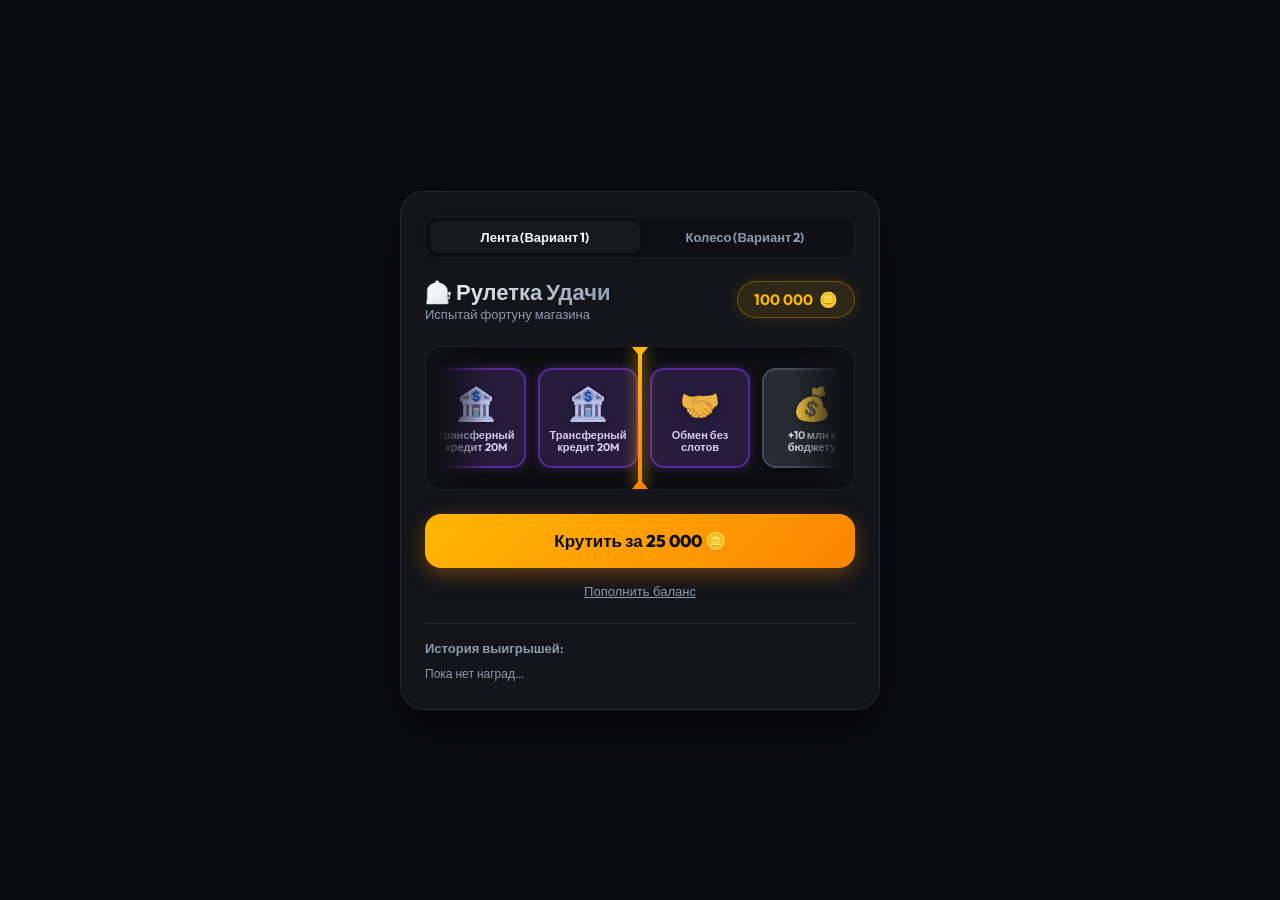
<file: web/roulette_preview.html>
<!DOCTYPE html>
<html lang="ru">
<head>
  <meta charset="UTF-8" />
  <meta name="viewport" content="width=device-width, initial-scale=1.0" />
  <title>Рулетка Магазина — Preview</title>
  <link rel="preconnect" href="https://fonts.googleapis.com">
  <link rel="preconnect" href="https://fonts.gstatic.com" crossorigin>
  <link href="https://fonts.googleapis.com/css2?family=Outfit:wght@400;600;700;800&display=swap" rel="stylesheet">
  <style>
    :root {
      --bg-main: #0c0d10;
      --bg-card: #16181d;
      --bg-card-hover: #1e2128;
      --accent-gold: #ffb703;
      --accent-orange: #fb8500;
      --text-main: #f8f9fa;
      --text-muted: #8d99ae;
      
      --common-color: #8d99ae;
      --rare-color: #3a86ff;
      --epic-color: #8338ec;
      --legendary-color: #ffb703;
    }

    * {
      box-sizing: border-box;
      margin: 0;
      padding: 0;
      user-select: none;
    }

    body {
      font-family: 'Outfit', -apple-system, BlinkMacSystemFont, sans-serif;
      background: var(--bg-main);
      color: var(--text-main);
      min-height: 100vh;
      display: flex;
      flex-direction: column;
      align-items: center;
      justify-content: center;
      padding: 20px;
      overflow-x: hidden;
    }

    /* Container */
    .app-container {
      width: 100%;
      max-width: 480px;
      background: rgba(22, 24, 29, 0.8);
      backdrop-filter: blur(16px);
      border: 1px solid rgba(255, 255, 255, 0.08);
      border-radius: 24px;
      padding: 24px;
      box-shadow: 0 20px 50px rgba(0, 0, 0, 0.6);
    }

    /* Header */
    .header {
      display: flex;
      justify-content: space-between;
      align-items: center;
      margin-bottom: 24px;
    }

    .title-group h1 {
      font-size: 22px;
      font-weight: 800;
      background: linear-gradient(135deg, #fff, var(--text-muted));
      -webkit-background-clip: text;
      -webkit-text-fill-color: transparent;
    }

    .title-group p {
      font-size: 13px;
      color: var(--text-muted);
    }

    .balance-badge {
      background: rgba(255, 183, 3, 0.12);
      border: 1px solid rgba(255, 183, 3, 0.3);
      border-radius: 20px;
      padding: 8px 16px;
      font-weight: 700;
      font-size: 15px;
      color: var(--accent-gold);
      display: flex;
      align-items: center;
      gap: 6px;
      box-shadow: 0 0 15px rgba(255, 183, 3, 0.15);
    }

    /* Roulette Stage */
    .roulette-box {
      position: relative;
      background: #0f1013;
      border-radius: 18px;
      border: 1px solid rgba(255, 255, 255, 0.06);
      padding: 16px 0;
      overflow: hidden;
      box-shadow: inset 0 0 20px rgba(0, 0, 0, 0.8);
    }

    /* Target Pointer */
    .pointer {
      position: absolute;
      top: 0;
      left: 50%;
      transform: translateX(-50%);
      width: 4px;
      height: 100%;
      background: linear-gradient(180deg, var(--accent-gold), var(--accent-orange));
      z-index: 10;
      box-shadow: 0 0 15px var(--accent-gold);
    }

    .pointer::before, .pointer::after {
      content: '';
      position: absolute;
      left: 50%;
      transform: translateX(-50%);
      width: 0;
      height: 0;
      border-left: 8px solid transparent;
      border-right: 8px solid transparent;
    }

    .pointer::before {
      top: 0;
      border-top: 10px solid var(--accent-gold);
    }

    .pointer::after {
      bottom: 0;
      border-bottom: 10px solid var(--accent-orange);
    }

    /* Side Vignettes for Depth */
    .vignette-left, .vignette-right {
      position: absolute;
      top: 0;
      width: 60px;
      height: 100%;
      z-index: 5;
      pointer-events: none;
    }
    .vignette-left { left: 0; background: linear-gradient(90deg, #0f1013 20%, transparent); }
    .vignette-right { right: 0; background: linear-gradient(-90deg, #0f1013 20%, transparent); }

    /* Track & Tape */
    .roulette-viewport {
      width: 100%;
      height: 110px;
      position: relative;
      overflow: hidden;
    }

    .roulette-tape {
      display: flex;
      gap: 12px;
      position: absolute;
      left: 0;
      top: 5px;
      will-change: transform;
    }

    /* Cards */
    .item-card {
      width: 100px;
      height: 100px;
      flex-shrink: 0;
      background: var(--bg-card);
      border-radius: 14px;
      display: flex;
      flex-direction: column;
      align-items: center;
      justify-content: center;
      padding: 8px;
      border: 2px solid transparent;
      box-shadow: 0 4px 12px rgba(0, 0, 0, 0.3);
      position: relative;
      overflow: hidden;
    }

    .item-card::after {
      content: '';
      position: absolute;
      inset: 0;
      border-radius: 12px;
      opacity: 0.15;
      pointer-events: none;
    }

    .item-card.common { border-color: rgba(141, 153, 174, 0.4); }
    .item-card.common::after { background: var(--common-color); }

    .item-card.rare { border-color: rgba(58, 134, 255, 0.5); box-shadow: 0 0 10px rgba(58, 134, 255, 0.2); }
    .item-card.rare::after { background: var(--rare-color); }

    .item-card.epic { border-color: rgba(131, 56, 236, 0.6); box-shadow: 0 0 12px rgba(131, 56, 236, 0.3); }
    .item-card.epic::after { background: var(--epic-color); }

    .item-card.legendary { 
      border-color: var(--legendary-color); 
      box-shadow: 0 0 20px rgba(255, 183, 3, 0.5);
      animation: pulse-gold 2s infinite alternate;
    }
    .item-card.legendary::after { background: var(--legendary-color); }

    @keyframes pulse-gold {
      from { box-shadow: 0 0 10px rgba(255, 183, 3, 0.4); }
      to { box-shadow: 0 0 22px rgba(255, 183, 3, 0.8); }
    }

    .item-icon {
      font-size: 32px;
      margin-bottom: 6px;
      filter: drop-shadow(0 2px 4px rgba(0,0,0,0.5));
    }

    .item-name {
      font-size: 11px;
      font-weight: 700;
      text-align: center;
      line-height: 1.1;
      color: #e2e8f0;
    }

    /* Nav toggle between styles */
    .nav-tabs {
      display: flex;
      background: #0f1013;
      border-radius: 12px;
      padding: 4px;
      margin-bottom: 20px;
      width: 100%;
      border: 1px solid rgba(255, 255, 255, 0.05);
    }

    .nav-tab {
      flex: 1;
      text-align: center;
      padding: 8px 12px;
      font-size: 13px;
      font-weight: 700;
      color: var(--text-muted);
      text-decoration: none;
      border-radius: 8px;
      transition: all 0.2s;
    }

    .nav-tab.active {
      background: var(--bg-card);
      color: var(--text-main);
      box-shadow: 0 2px 8px rgba(0,0,0,0.4);
    }

    /* Actions */
    .controls {
      margin-top: 24px;
      display: flex;
      flex-direction: column;
      gap: 12px;
    }

    .btn-spin {
      width: 100%;
      height: 54px;
      border: none;
      border-radius: 16px;
      background: linear-gradient(135deg, var(--accent-gold), var(--accent-orange));
      color: #0c0d10;
      font-family: inherit;
      font-size: 17px;
      font-weight: 800;
      cursor: pointer;
      box-shadow: 0 6px 20px rgba(251, 133, 0, 0.35);
      transition: transform 0.15s, box-shadow 0.15s, opacity 0.2s;
      display: flex;
      align-items: center;
      justify-content: center;
      gap: 8px;
    }

    .btn-spin:hover:not(:disabled) {
      transform: translateY(-2px);
      box-shadow: 0 8px 25px rgba(251, 133, 0, 0.5);
    }

    .btn-spin:active:not(:disabled) {
      transform: translateY(1px);
    }

    .btn-spin:disabled {
      opacity: 0.5;
      cursor: not-allowed;
      box-shadow: none;
    }

    .reset-btn {
      background: transparent;
      border: none;
      color: var(--text-muted);
      font-size: 13px;
      cursor: pointer;
      text-decoration: underline;
      align-self: center;
      margin-top: 4px;
    }

    /* History Log */
    .history-section {
      margin-top: 24px;
      border-top: 1px solid rgba(255, 255, 255, 0.08);
      padding-top: 16px;
    }

    .history-title {
      font-size: 13px;
      color: var(--text-muted);
      margin-bottom: 10px;
      font-weight: 600;
    }

    .history-list {
      display: flex;
      gap: 8px;
      overflow-x: auto;
      padding-bottom: 4px;
    }

    .history-item {
      padding: 6px 12px;
      background: rgba(255, 255, 255, 0.04);
      border-radius: 10px;
      font-size: 12px;
      white-space: nowrap;
      display: flex;
      align-items: center;
      gap: 6px;
      border: 1px solid rgba(255, 255, 255, 0.05);
    }

    /* Winner Overlay / Modal */
    .modal-overlay {
      position: fixed;
      inset: 0;
      background: rgba(0, 0, 0, 0.85);
      backdrop-filter: blur(8px);
      display: flex;
      align-items: center;
      justify-content: center;
      z-index: 100;
      opacity: 0;
      pointer-events: none;
      transition: opacity 0.3s ease;
    }

    .modal-overlay.active {
      opacity: 1;
      pointer-events: auto;
    }

    .winner-card {
      background: var(--bg-card);
      border: 2px solid var(--accent-gold);
      border-radius: 24px;
      padding: 32px 24px;
      width: 90%;
      max-width: 340px;
      text-align: center;
      box-shadow: 0 0 50px rgba(255, 183, 3, 0.4);
      transform: scale(0.8);
      transition: transform 0.3s cubic-bezier(0.175, 0.885, 0.32, 1.275);
    }

    .modal-overlay.active .winner-card {
      transform: scale(1);
    }

    .winner-subtitle {
      color: var(--accent-gold);
      font-size: 14px;
      font-weight: 700;
      text-transform: uppercase;
      letter-spacing: 1px;
      margin-bottom: 12px;
    }

    .winner-icon {
      font-size: 64px;
      margin: 12px 0;
      animation: bounce 1s ease infinite alternate;
    }

    @keyframes bounce {
      from { transform: translateY(0); }
      to { transform: translateY(-10px); }
    }

    .winner-title {
      font-size: 22px;
      font-weight: 800;
      margin-bottom: 20px;
    }

    .btn-claim {
      width: 100%;
      padding: 14px;
      background: var(--accent-gold);
      color: #0c0d10;
      border: none;
      border-radius: 14px;
      font-weight: 800;
      font-size: 16px;
      cursor: pointer;
    }
  </style>
</head>
<body>

  <div class="app-container">
    <!-- Style Switcher -->
    <div class="nav-tabs">
      <a href="roulette_preview.html" class="nav-tab active">Лента (Вариант 1)</a>
      <a href="wheel_preview.html" class="nav-tab">Колесо (Вариант 2)</a>
    </div>

    <div class="header">
      <div class="title-group">
        <h1>🎰 Рулетка Удачи</h1>
        <p>Испытай фортуну магазина</p>
      </div>
      <div class="balance-badge" id="balance-badge">
        <span>100 000</span> 🪙
      </div>
    </div>

    <div class="roulette-box">
      <div class="pointer"></div>
      <div class="vignette-left"></div>
      <div class="vignette-right"></div>
      
      <div class="roulette-viewport" id="viewport">
        <div class="roulette-tape" id="tape">
          <!-- Cards injected via JS -->
        </div>
      </div>
    </div>

    <div class="controls">
      <button class="btn-spin" id="spin-btn">
        Крутить за 25 000 🪙
      </button>
      <button class="reset-btn" id="reset-balance-btn">Пополнить баланс</button>
    </div>

    <div class="history-section">
      <div class="history-title">История выигрышей:</div>
      <div class="history-list" id="history-list">
        <span style="color: var(--text-muted); font-size: 12px;">Пока нет наград...</span>
      </div>
    </div>
  </div>

  <!-- Winner Modal -->
  <div class="modal-overlay" id="modal">
    <div class="winner-card">
      <div class="winner-subtitle">🎉 Поздравляем!</div>
      <div class="winner-icon" id="modal-icon">🎁</div>
      <div class="winner-title" id="modal-title">Приз</div>
      <button class="btn-claim" id="modal-claim-btn">Забрать награду</button>
    </div>
  </div>

  <!-- Canvas for Confetti -->
  <canvas id="confetti-canvas" style="position:fixed; inset:0; pointer-events:none; z-index:99;"></canvas>

  <script>
    // --- ПООБЕКТНЫЙ СПИСОК НАГРАД (С ШАНСАМИ) ---
    const ITEMS = [
      { id: 'money', name: '+10 млн к бюджету', icon: '💰', rarity: 'common', weight: 35 },
      { id: 'urna', name: 'Выгодная урна', icon: '🗑', rarity: 'common', weight: 25 },
      { id: 'train', name: '+5 тренировок', icon: '🏋️', rarity: 'rare', weight: 18 },
      { id: 'coupon', name: 'Купон на доплату -50%', icon: '📄', rarity: 'rare', weight: 12 },
      { id: 'exchange', name: 'Обмен без слотов', icon: '🤝', rarity: 'epic', weight: 6 },
      { id: 'credit', name: 'Трансферный кредит 20M', icon: '🏦', rarity: 'epic', weight: 3.5 },
      { id: 'secret', name: 'Секретный игрок', icon: '🕵️', rarity: 'legendary', weight: 0.5 }
    ];

    const SPIN_PRICE = 25000;
    let balance = 100000;
    let isSpinning = false;
    const CARD_WIDTH = 100 + 12; // 100px width + 12px gap

    // DOM Elements
    const tapeEl = document.getElementById('tape');
    const viewportEl = document.getElementById('viewport');
    const spinBtn = document.getElementById('spin-btn');
    const balanceBadge = document.getElementById('balance-badge');
    const modalEl = document.getElementById('modal');
    const modalIcon = document.getElementById('modal-icon');
    const modalTitle = document.getElementById('modal-title');
    const modalClaimBtn = document.getElementById('modal-claim-btn');
    const historyList = document.getElementById('history-list');
    const resetBalanceBtn = document.getElementById('reset-balance-btn');

    // Web Audio API Sound Synthesizer (Звук щелчка рулетки)
    const audioCtx = new (window.AudioContext || window.webkitAudioContext)();
    function playTickSound() {
      try {
        if (audioCtx.state === 'suspended') audioCtx.resume();
        const osc = audioCtx.createOscillator();
        const gain = audioCtx.createGain();
        osc.type = 'triangle';
        osc.frequency.setValueAtTime(1200, audioCtx.currentTime);
        osc.frequency.exponentialRampToValueAtTime(200, audioCtx.currentTime + 0.03);
        gain.gain.setValueAtTime(0.08, audioCtx.currentTime);
        gain.gain.exponentialRampToValueAtTime(0.001, audioCtx.currentTime + 0.03);
        osc.connect(gain);
        gain.connect(audioCtx.destination);
        osc.start();
        osc.stop(audioCtx.currentTime + 0.03);
      } catch (e) {}
    }

    // Выбор случайного приза на основе весов (Drop-rate simulation)
    function getRandomWinner() {
      const totalWeight = ITEMS.reduce((acc, item) => acc + item.weight, 0);
      let rand = Math.random() * totalWeight;
      for (const item of ITEMS) {
        if (rand < item.weight) return item;
        rand -= item.weight;
      }
      return ITEMS[0];
    }

    // Отрисовка базовой ленты при старте
    function initTape() {
      let html = '';
      for (let i = 0; i < 50; i++) {
        const item = ITEMS[Math.floor(Math.random() * ITEMS.length)];
        html += renderCard(item);
      }
      tapeEl.innerHTML = html;
      tapeEl.style.transform = 'translateX(0px)';
    }

    function renderCard(item) {
      return `
        <div class="item-card ${item.rarity}">
          <div class="item-icon">${item.icon}</div>
          <div class="item-name">${item.name}</div>
        </div>
      `;
    }

    function updateBalanceUI() {
      balanceBadge.innerHTML = `<span>${balance.toLocaleString('ru-RU')}</span> 🪙`;
      spinBtn.disabled = isSpinning || balance < SPIN_PRICE;
    }

    // Запуск спина
    async function startSpin() {
      if (isSpinning || balance < SPIN_PRICE) return;
      
      // Списание средств
      balance -= SPIN_PRICE;
      isSpinning = true;
      updateBalanceUI();

      // Определяем победителя (эмулируем сервер)
      const winner = getRandomWinner();

      // Генерируем новый массив карт (45 штук, победитель на 36-м месте)
      const WIN_INDEX = 36;
      const tapeItems = [];
      for (let i = 0; i < 45; i++) {
        if (i === WIN_INDEX) {
          tapeItems.push(winner);
        } else {
          tapeItems.push(ITEMS[Math.floor(Math.random() * ITEMS.length)]);
        }
      }

      tapeEl.innerHTML = tapeItems.map(renderCard).join('');

      // Вычисляем точную позицию останова
      const viewportWidth = viewportEl.offsetWidth;
      const targetOffset = (WIN_INDEX * CARD_WIDTH) - (viewportWidth / 2) + (CARD_WIDTH / 2);
      const randomJitter = (Math.random() * 40) - 20; // случайный сдвиг +-20px внутри карточки
      const finalPosition = targetOffset + randomJitter;

      // Сброс трансформы
      tapeEl.style.transition = 'none';
      tapeEl.style.transform = 'translateX(0px)';
      tapeEl.offsetHeight; // reflow

      // Звуковой таймер прокрутки
      let tickCount = 0;
      const totalDuration = 4500;
      const startTime = performance.now();

      function playTicks(now) {
        const elapsed = now - startTime;
        if (elapsed < totalDuration) {
          const progress = elapsed / totalDuration;
          // Скорость щелчков снижается по кубической кривой
          const currentDelay = 50 + Math.pow(progress, 3) * 400;
          playTickSound();
          setTimeout(() => requestAnimationFrame(playTicks), currentDelay);
        }
      }
      requestAnimationFrame(playTicks);

      // Плавная анимация остановки через CSS transition cubic-bezier
      tapeEl.style.transition = 'transform 4.5s cubic-bezier(0.12, 0.8, 0.15, 1)';
      tapeEl.style.transform = `translateX(-${finalPosition}px)`;

      // Завершение спина
      setTimeout(() => {
        isSpinning = false;
        showWinModal(winner);
        addHistory(winner);
        updateBalanceUI();
      }, 4700);
    }

    function showWinModal(winner) {
      modalIcon.textContent = winner.icon;
      modalTitle.textContent = winner.name;
      modalEl.classList.add('active');
      triggerConfetti();
    }

    function addHistory(winner) {
      if (historyList.querySelector('span')) {
        historyList.innerHTML = '';
      }
      const itemEl = document.createElement('div');
      itemEl.className = 'history-item';
      itemEl.innerHTML = `<span>${winner.icon}</span> <b>${winner.name}</b>`;
      historyList.prepend(itemEl);
    }

    // Простой конфетти салют
    function triggerConfetti() {
      const canvas = document.getElementById('confetti-canvas');
      const ctx = canvas.getContext('2d');
      canvas.width = window.innerWidth;
      canvas.height = window.innerHeight;

      const particles = [];
      const colors = ['#ffb703', '#fb8500', '#3a86ff', '#8338ec', '#ffffff'];

      for (let i = 0; i < 80; i++) {
        particles.push({
          x: canvas.width / 2,
          y: canvas.height / 2,
          vx: (Math.random() - 0.5) * 14,
          vy: (Math.random() - 0.8) * 14,
          size: Math.random() * 8 + 4,
          color: colors[Math.floor(Math.random() * colors.length)],
          alpha: 1,
          decay: Math.random() * 0.02 + 0.015
        });
      }

      function animate() {
        ctx.clearRect(0, 0, canvas.width, canvas.height);
        let alive = false;
        particles.forEach(p => {
          if (p.alpha > 0) {
            alive = true;
            p.x += p.vx;
            p.y += p.vy;
            p.vy += 0.25; // gravity
            p.alpha -= p.decay;
            ctx.fillStyle = p.color;
            ctx.globalAlpha = Math.max(0, p.alpha);
            ctx.beginPath();
            ctx.arc(p.x, p.y, p.size, 0, Math.PI * 2);
            ctx.fill();
          }
        });
        if (alive) requestAnimationFrame(animate);
      }
      animate();
    }

    // Listeners
    spinBtn.addEventListener('click', startSpin);
    modalClaimBtn.addEventListener('click', () => modalEl.classList.remove('active'));
    resetBalanceBtn.addEventListener('click', () => {
      balance = 100000;
      updateBalanceUI();
    });

    // Start
    initTape();
    updateBalanceUI();
  </script>
</body>
</html>
</file>
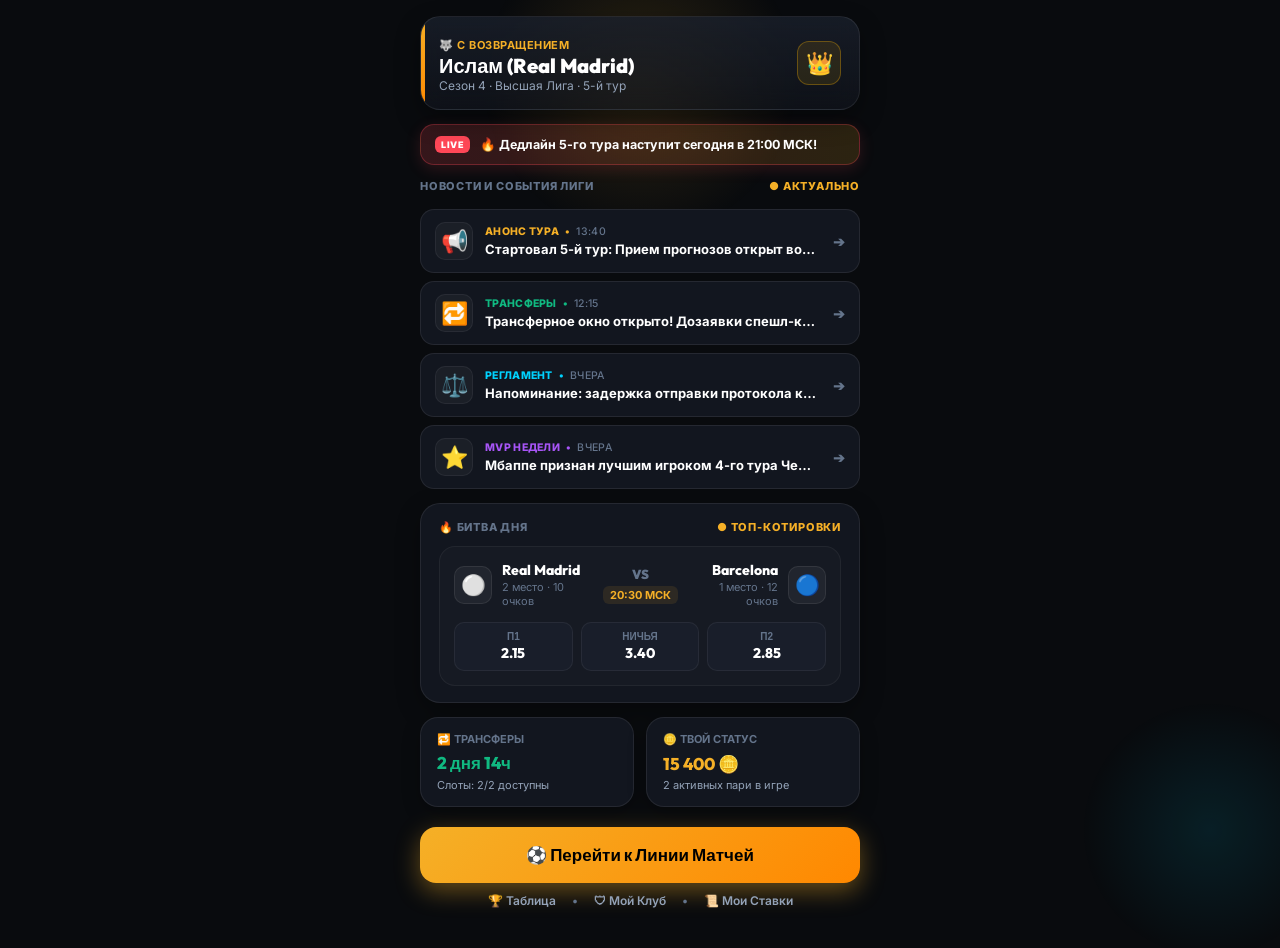
<file: web/welcome_preview.html>
<!DOCTYPE html>
<html lang="ru">
<head>
  <meta charset="UTF-8">
  <meta name="viewport" content="width=device-width, initial-scale=1.0, maximum-scale=1.0, user-scalable=no, viewport-fit=cover">
  <title>Welcome Digest — Приветственное Меню Лиги</title>
  <link rel="preconnect" href="https://fonts.googleapis.com">
  <link rel="preconnect" href="https://fonts.gstatic.com" crossorigin>
  <link href="https://fonts.googleapis.com/css2?family=Inter:wght@400;500;600;700;800&family=Outfit:wght@600;700;800;900&display=swap" rel="stylesheet">
  <style>
    /* ==========================================================================
       1. ДИЗАЙН-СИСТЕМА И ПЕРЕМЕННЫЕ
       ========================================================================== */
    :root {
      --bg-base: #090b0e;
      --bg-surface: #12161f;
      --bg-surface-elevated: #1a202c;
      --border-subtle: rgba(255, 255, 255, 0.08);
      --border-glow: rgba(255, 183, 3, 0.3);
      
      /* Фирменные акцентные цвета */
      --accent-gold: #f5b027;
      --accent-gold-gradient: linear-gradient(135deg, #f5b027 0%, #ff8800 100%);
      --accent-cyan: #00d2ff;
      --accent-red: #ff4757;
      --accent-green: #10b981;
      --accent-purple: #a855f7;
      --accent-blue: #3b82f6;
      
      /* Текстовые цвета */
      --text-primary: #ffffff;
      --text-secondary: #94a3b8;
      --text-muted: #64748b;
    }

    * {
      box-sizing: border-box;
      margin: 0;
      padding: 0;
      user-select: none;
      -webkit-tap-highlight-color: transparent;
    }

    body {
      font-family: 'Inter', -apple-system, BlinkMacSystemFont, sans-serif;
      background: var(--bg-base);
      color: var(--text-primary);
      min-height: 100vh;
      display: flex;
      flex-direction: column;
      align-items: center;
      justify-content: flex-start;
      padding: 16px;
      position: relative;
      overflow-x: hidden;
    }

    /* Фоновые градиенты для глубины интерфейса */
    .ambient-glow-1 {
      position: fixed;
      top: -80px;
      left: 50%;
      transform: translateX(-50%);
      width: 320px;
      height: 320px;
      background: radial-gradient(circle, rgba(245, 176, 39, 0.15) 0%, transparent 70%);
      border-radius: 50%;
      pointer-events: none;
      z-index: 0;
    }

    .ambient-glow-2 {
      position: fixed;
      bottom: -60px;
      right: -60px;
      width: 260px;
      height: 260px;
      background: radial-gradient(circle, rgba(0, 210, 255, 0.1) 0%, transparent 70%);
      border-radius: 50%;
      pointer-events: none;
      z-index: 0;
    }

    /* Мобильный контейнер экрана */
    .app-screen {
      width: 100%;
      max-width: 440px;
      position: relative;
      z-index: 1;
      display: flex;
      flex-direction: column;
      gap: 14px;
      padding-bottom: 24px;
      transition: opacity 0.3s, transform 0.3s;
    }

    /* ==========================================================================
       2. ХЕДЕР УЧАСТНИКА
       ========================================================================== */
    .welcome-header {
      background: linear-gradient(180deg, rgba(26, 32, 44, 0.8) 0%, rgba(18, 22, 31, 0.6) 100%);
      border: 1px solid var(--border-subtle);
      border-radius: 20px;
      padding: 16px 18px;
      backdrop-filter: blur(12px);
      display: flex;
      justify-content: space-between;
      align-items: center;
      box-shadow: 0 10px 25px rgba(0, 0, 0, 0.35);
      position: relative;
      overflow: hidden;
    }

    .welcome-header::before {
      content: '';
      position: absolute;
      top: 0;
      left: 0;
      width: 4px;
      height: 100%;
      background: var(--accent-gold-gradient);
    }

    .greeting-badge {
      font-size: 11px;
      font-weight: 700;
      color: var(--accent-gold);
      text-transform: uppercase;
      letter-spacing: 0.5px;
    }

    .user-title {
      font-family: 'Outfit', sans-serif;
      font-size: 20px;
      font-weight: 900;
      color: #fff;
    }

    .user-subtitle {
      font-size: 12px;
      color: var(--text-secondary);
    }

    .user-avatar-badge {
      width: 44px;
      height: 44px;
      background: rgba(255, 183, 3, 0.1);
      border: 1.5px solid var(--border-glow);
      border-radius: 12px;
      display: flex;
      align-items: center;
      justify-content: center;
      font-size: 22px;
    }

    /* ==========================================================================
       3. СРОЧНАЯ ПЛАШКА (BREAKING TICKER)
       ========================================================================== */
    .ticker-bar {
      background: linear-gradient(90deg, rgba(255, 71, 87, 0.18) 0%, rgba(245, 176, 39, 0.15) 100%);
      border: 1px solid rgba(255, 71, 87, 0.3);
      border-radius: 14px;
      padding: 11px 14px;
      display: flex;
      align-items: center;
      gap: 10px;
      box-shadow: 0 4px 15px rgba(255, 71, 87, 0.15);
    }

    .ticker-pulse {
      background: var(--accent-red);
      color: #fff;
      font-size: 9px;
      font-weight: 900;
      text-transform: uppercase;
      padding: 3px 6px;
      border-radius: 6px;
      letter-spacing: 0.5px;
      animation: pulse-red 1.5s infinite;
      flex-shrink: 0;
    }

    @keyframes pulse-red {
      0% { opacity: 0.7; }
      50% { opacity: 1; }
      100% { opacity: 0.7; }
    }

    .ticker-text {
      font-size: 12.5px;
      font-weight: 700;
      color: #fff;
      white-space: nowrap;
      overflow: hidden;
      text-overflow: ellipsis;
    }

    /* ==========================================================================
       4. КОМПАКТНАЯ ЛЕНТА ПЛАШЕК (FEED ITEMS)
       ========================================================================== */
    .feed-section {
      display: flex;
      flex-direction: column;
      gap: 8px;
    }

    .feed-card {
      background: var(--bg-surface);
      border: 1px solid var(--border-subtle);
      border-radius: 14px;
      padding: 12px 14px;
      display: flex;
      align-items: center;
      gap: 12px;
      cursor: pointer;
      transition: all 0.18s ease;
      position: relative;
      overflow: hidden;
    }

    .feed-card:hover {
      background: var(--bg-surface-elevated);
      border-color: rgba(255, 255, 255, 0.15);
      transform: translateY(-1px);
    }

    .feed-card:active {
      transform: scale(0.99);
    }

    .feed-icon {
      font-size: 22px;
      width: 38px;
      height: 38px;
      background: rgba(255, 255, 255, 0.04);
      border-radius: 10px;
      display: flex;
      align-items: center;
      justify-content: center;
      flex-shrink: 0;
      border: 1px solid rgba(255, 255, 255, 0.06);
    }

    .feed-content {
      flex: 1;
      min-width: 0;
    }

    .feed-meta {
      display: flex;
      gap: 6px;
      align-items: center;
      font-size: 10.5px;
      font-weight: 800;
      text-transform: uppercase;
      letter-spacing: 0.3px;
    }

    .feed-meta .feed-time {
      color: var(--text-muted);
      font-weight: 500;
    }

    .feed-title {
      font-size: 13px;
      font-weight: 700;
      color: #fff;
      white-space: nowrap;
      overflow: hidden;
      text-overflow: ellipsis;
      margin-top: 3px;
    }

    .feed-arrow {
      color: var(--text-muted);
      font-size: 14px;
      font-weight: 700;
      padding-left: 4px;
      flex-shrink: 0;
    }

    /* Цветовые стили тегов плашек */
    .tag-gold { color: var(--accent-gold); }
    .tag-green { color: var(--accent-green); }
    .tag-cyan { color: var(--accent-cyan); }
    .tag-purple { color: var(--accent-purple); }
    .tag-blue { color: var(--accent-blue); }
    .tag-red { color: var(--accent-red); }

    /* ==========================================================================
       5. БИТВА ДНЯ (ЦЕНТРАЛЬНЫЙ МАТЧ)
       ========================================================================== */
    .match-of-the-day {
      background: var(--bg-surface);
      border: 1px solid var(--border-subtle);
      border-radius: 20px;
      padding: 16px 18px;
      box-shadow: 0 8px 24px rgba(0, 0, 0, 0.3);
    }

    .section-label {
      font-size: 11px;
      font-weight: 800;
      color: var(--text-muted);
      text-transform: uppercase;
      letter-spacing: 0.8px;
      margin-bottom: 12px;
      display: flex;
      align-items: center;
      justify-content: space-between;
    }

    .match-card {
      background: rgba(255, 255, 255, 0.02);
      border: 1px solid rgba(255, 255, 255, 0.05);
      border-radius: 16px;
      padding: 14px;
    }

    .match-teams {
      display: flex;
      align-items: center;
      justify-content: space-between;
      margin-bottom: 14px;
    }

    .team-col {
      display: flex;
      align-items: center;
      gap: 10px;
      flex: 1;
    }

    .team-col.away {
      flex-direction: row-reverse;
      text-align: right;
    }

    .team-crest {
      width: 38px;
      height: 38px;
      background: rgba(255, 255, 255, 0.05);
      border-radius: 10px;
      display: flex;
      align-items: center;
      justify-content: center;
      font-size: 20px;
      border: 1px solid rgba(255, 255, 255, 0.08);
      flex-shrink: 0;
    }

    .team-info .name {
      font-family: 'Outfit', sans-serif;
      font-size: 14px;
      font-weight: 800;
      color: #fff;
    }

    .team-info .form {
      font-size: 11px;
      color: var(--text-muted);
      margin-top: 1px;
    }

    .match-vs-badge {
      display: flex;
      flex-direction: column;
      align-items: center;
      padding: 0 8px;
    }

    .vs-text {
      font-family: 'Outfit', sans-serif;
      font-size: 13px;
      font-weight: 900;
      color: var(--text-muted);
    }

    .match-time {
      font-size: 11px;
      font-weight: 700;
      color: var(--accent-gold);
      background: rgba(245, 176, 39, 0.1);
      padding: 2px 7px;
      border-radius: 6px;
      margin-top: 4px;
    }

    .odds-row {
      display: grid;
      grid-template-columns: 1fr 1fr 1fr;
      gap: 8px;
    }

    .odd-btn {
      background: rgba(26, 32, 44, 0.9);
      border: 1px solid rgba(255, 255, 255, 0.06);
      border-radius: 10px;
      padding: 8px 6px;
      display: flex;
      flex-direction: column;
      align-items: center;
      cursor: pointer;
      transition: all 0.15s;
    }

    .odd-btn:hover {
      border-color: rgba(245, 176, 39, 0.4);
    }

    .odd-btn.selected {
      background: rgba(245, 176, 39, 0.2);
      border-color: var(--accent-gold);
      box-shadow: 0 0 10px rgba(245, 176, 39, 0.25);
    }

    .odd-btn .label {
      font-size: 10px;
      font-weight: 700;
      color: var(--text-muted);
      text-transform: uppercase;
    }

    .odd-btn .value {
      font-family: 'Outfit', sans-serif;
      font-size: 14px;
      font-weight: 800;
      color: #fff;
      margin-top: 2px;
    }

    .odd-btn.selected .value {
      color: var(--accent-gold);
    }

    /* ==========================================================================
       6. СЕТКА СТАТУСОВ (ТРАНСФЕРЫ, БАЛАНС, КУПОНЫ)
       ========================================================================== */
    .status-grid {
      display: grid;
      grid-template-columns: 1fr 1fr;
      gap: 12px;
    }

    .status-tile {
      background: var(--bg-surface);
      border: 1px solid var(--border-subtle);
      border-radius: 18px;
      padding: 14px 16px;
      display: flex;
      flex-direction: column;
      justify-content: space-between;
      box-shadow: 0 6px 18px rgba(0, 0, 0, 0.25);
    }

    .tile-header {
      font-size: 11px;
      font-weight: 700;
      color: var(--text-muted);
      text-transform: uppercase;
      margin-bottom: 6px;
    }

    .tile-val {
      font-family: 'Outfit', sans-serif;
      font-size: 17px;
      font-weight: 800;
      color: #fff;
    }

    .tile-desc {
      font-size: 11px;
      color: var(--text-secondary);
      margin-top: 4px;
    }

    /* ==========================================================================
       7. ГЛАВНАЯ КНОПКА ВХОДА (CTA)
       ========================================================================== */
    .btn-enter-app {
      width: 100%;
      height: 56px;
      background: var(--accent-gold-gradient);
      color: #000;
      font-family: 'Outfit', sans-serif;
      font-size: 17px;
      font-weight: 900;
      border: none;
      border-radius: 16px;
      cursor: pointer;
      display: flex;
      align-items: center;
      justify-content: center;
      gap: 8px;
      box-shadow: 0 8px 25px rgba(245, 176, 39, 0.4);
      margin-top: 6px;
      transition: transform 0.15s, box-shadow 0.15s;
    }

    .btn-enter-app:hover {
      transform: translateY(-2px);
      box-shadow: 0 10px 30px rgba(245, 176, 39, 0.6);
    }

    .btn-enter-app:active {
      transform: translateY(1px);
    }

    .quick-nav-links {
      display: flex;
      justify-content: center;
      gap: 16px;
      font-size: 12px;
      color: var(--text-muted);
      font-weight: 600;
    }

    .quick-link {
      color: var(--text-secondary);
      text-decoration: none;
      cursor: pointer;
      transition: color 0.15s;
    }

    .quick-link:hover {
      color: var(--accent-gold);
    }

    /* Модалка подробностей новости при клике */
    .news-detail-modal {
      display: none;
      position: fixed;
      inset: 0;
      background: rgba(0, 0, 0, 0.85);
      backdrop-filter: blur(10px);
      z-index: 100;
      align-items: center;
      justify-content: center;
      padding: 20px;
    }

    .news-detail-modal.active {
      display: flex;
    }

    .news-detail-card {
      background: var(--bg-surface);
      border: 1px solid var(--border-glow);
      border-radius: 20px;
      padding: 24px;
      width: 100%;
      max-width: 360px;
      display: flex;
      flex-direction: column;
      gap: 12px;
    }

    .news-detail-title {
      font-family: 'Outfit', sans-serif;
      font-size: 18px;
      font-weight: 800;
      color: #fff;
    }

    .news-detail-text {
      font-size: 13.5px;
      color: #cbd5e1;
      line-height: 1.55;
    }

    .btn-close-detail {
      background: var(--accent-gold);
      color: #000;
      border: none;
      border-radius: 12px;
      padding: 12px;
      font-weight: 800;
      cursor: pointer;
      margin-top: 6px;
    }

    /* Анимация закрытия при входе */
    .app-screen.closing {
      opacity: 0;
      transform: translateY(20px) scale(0.97);
    }
  </style>
</head>
<body>

  <div class="ambient-glow-1"></div>
  <div class="ambient-glow-2"></div>

  <div class="app-screen" id="app-screen">

    <!-- 1. ХЕДЕР УЧАСТНИКА -->
    <header class="welcome-header">
      <div class="user-greeting">
        <span class="greeting-badge">🐺 С возвращением</span>
        <div class="user-title">Ислам (Real Madrid)</div>
        <div class="user-subtitle">Сезон 4 · Высшая Лига · 5-й тур</div>
      </div>
      <div class="user-avatar-badge" title="Клуб">👑</div>
    </header>

    <!-- 2. СРОЧНАЯ ПЛАШКА (BREAKING LIVE TICKER) -->
    <div class="ticker-bar">
      <span class="ticker-pulse">LIVE</span>
      <span class="ticker-text" id="ticker-live-text">🔥 Дедлайн 5-го тура наступит сегодня в 21:00 МСК!</span>
    </div>

    <!-- 3. КОМПАКТНАЯ ЛЕНТА НОВОСТЕЙ И ПЛАШЕК (FEED ITEMS) -->
    <div class="section-label" style="margin-bottom: 2px;">
      <span>Новости и события лиги</span>
      <span style="color: var(--accent-gold); font-size: 11px;">● Актуально</span>
    </div>

    <div class="feed-section" id="news-feed-container">
      
      <!-- Плашка 1: Анонс тура -->
      <div class="feed-card" onclick="showNewsDetail('Стартовал 5-й тур Лиги', 'Все матчи 4-го тура успешно рассчитаны. Прием прогнозов и проверка заявок открыты во всех дивизионах. Поспешите подать купоны до дедлайна.')">
        <div class="feed-icon">📢</div>
        <div class="feed-content">
          <div class="feed-meta tag-gold">
            <span>Анонс тура</span> • <span class="feed-time">13:40</span>
          </div>
          <div class="feed-title">Стартовал 5-й тур: Прием прогнозов открыт во всех лигах</div>
        </div>
        <div class="feed-arrow">➔</div>
      </div>

      <!-- Плашка 2: Трансферное окно -->
      <div class="feed-card" onclick="showNewsDetail('Трансферное окно открыто', 'До субботы открыта подача заявок на обмены без слотов и продажу в урну на выгодных условиях. Внимательно следите за лимитами слотов.')">
        <div class="feed-icon">🔁</div>
        <div class="feed-content">
          <div class="feed-meta tag-green">
            <span>Трансферы</span> • <span class="feed-time">12:15</span>
          </div>
          <div class="feed-title">Трансферное окно открыто! Дозаявки спешл-карт до субботы</div>
        </div>
        <div class="feed-arrow">➔</div>
      </div>

      <!-- Плашка 3: Регламент / Дисциплина -->
      <div class="feed-card" onclick="showNewsDetail('Правила отправки протоколов', 'Напоминание всем участникам: скриншот счета и протокола матча должен быть отправлен в течение 1 часа после финального свистка во избежание тех. поражения.')">
        <div class="feed-icon">⚖️</div>
        <div class="feed-content">
          <div class="feed-meta tag-cyan">
            <span>Регламент</span> • <span class="feed-time">Вчера</span>
          </div>
          <div class="feed-title">Напоминание: задержка отправки протокола карается штрафом</div>
        </div>
        <div class="feed-arrow">➔</div>
      </div>

      <!-- Плашка 4: Герой тура / MVP -->
      <div class="feed-card" onclick="showNewsDetail('MVP 4-го тура: Килиан Мбаппе', 'Хет-трик француза в дерби приносит Реалу лидерство в таблице и специальную золотую карточку в магазине!')">
        <div class="feed-icon">⭐</div>
        <div class="feed-content">
          <div class="feed-meta tag-purple">
            <span>MVP Недели</span> • <span class="feed-time">Вчера</span>
          </div>
          <div class="feed-title">Мбаппе признан лучшим игроком 4-го тура Чемпионата</div>
        </div>
        <div class="feed-arrow">➔</div>
      </div>

    </div>

    <!-- 4. АВТОСВОДКА: ЦЕНТРАЛЬНЫЙ МАТЧ ДНЯ -->
    <section class="match-of-the-day">
      <div class="section-label">
        <span>🔥 Битва дня</span>
        <span style="color: var(--accent-gold); font-size: 11px;">● Топ-котировки</span>
      </div>
      <div class="match-card">
        <div class="match-teams">
          <div class="team-col home">
            <div class="team-crest">⚪</div>
            <div class="team-info">
              <div class="name">Real Madrid</div>
              <div class="form">2 место · 10 очков</div>
            </div>
          </div>

          <div class="match-vs-badge">
            <span class="vs-text">VS</span>
            <span class="match-time">20:30 МСК</span>
          </div>

          <div class="team-col away">
            <div class="team-crest">🔵</div>
            <div class="team-info">
              <div class="name">Barcelona</div>
              <div class="form">1 место · 12 очков</div>
            </div>
          </div>
        </div>

        <div class="odds-row">
          <button class="odd-btn" onclick="this.classList.toggle('selected')">
            <span class="label">П1</span>
            <span class="value">2.15</span>
          </button>
          <button class="odd-btn" onclick="this.classList.toggle('selected')">
            <span class="label">Ничья</span>
            <span class="value">3.40</span>
          </button>
          <button class="odd-btn" onclick="this.classList.toggle('selected')">
            <span class="label">П2</span>
            <span class="value">2.85</span>
          </button>
        </div>
      </div>
    </section>

    <!-- 5. АВТОСВОДКА: ТРАНСФЕРЫ И СТАТУС ИГРОКА -->
    <div class="status-grid">
      <div class="status-tile">
        <div class="tile-header">🔁 Трансферы</div>
        <div class="tile-val" style="color: var(--accent-green);">2 дня 14ч</div>
        <div class="tile-desc">Слоты: 2/2 доступны</div>
      </div>

      <div class="status-tile">
        <div class="tile-header">🪙 Твой статус</div>
        <div class="tile-val" style="color: var(--accent-gold);">15 400 🪙</div>
        <div class="tile-desc">2 активных пари в игре</div>
      </div>
    </div>

    <!-- 6. ГЛАВНАЯ КНОПКА ПЕРЕХОДА (CTA) -->
    <div style="display: flex; flex-direction: column; gap: 10px;">
      <button class="btn-enter-app" id="btn-enter-app">
        ⚽ Перейти к Линии Матчей
      </button>

      <div class="quick-nav-links">
        <span class="quick-link" onclick="alert('Переход в Таблицу')">🏆 Таблица</span>
        <span>•</span>
        <span class="quick-link" onclick="alert('Переход в Мой Клуб')">🛡 Мой Клуб</span>
        <span>•</span>
        <span class="quick-link" onclick="alert('Переход в Мои Ставки')">📜 Мои Ставки</span>
      </div>
    </div>

  </div>

  <!-- Модальное окно просмотра новости -->
  <div class="news-detail-modal" id="news-modal">
    <div class="news-detail-card">
      <div class="news-detail-title" id="modal-news-title">Новость</div>
      <div class="news-detail-text" id="modal-news-text">Текст новости...</div>
      <button class="btn-close-detail" onclick="closeNewsDetail()">Понятно 👍</button>
    </div>
  </div>

  <script>
    // Закрытие приветственного экрана при входе
    const btnEnter = document.getElementById('btn-enter-app');
    const appScreen = document.getElementById('app-screen');

    btnEnter.addEventListener('click', () => {
      appScreen.classList.add('closing');
      setTimeout(() => {
        alert('Экран закрыт! Пользователь перешел в основной интерфейс Mini-App.');
        appScreen.classList.remove('closing');
      }, 350);
    });

    // Просмотр подробностей новости
    const newsModal = document.getElementById('news-modal');
    const modalTitle = document.getElementById('modal-news-title');
    const modalText = document.getElementById('modal-news-text');

    function showNewsDetail(title, text) {
      modalTitle.textContent = title;
      modalText.textContent = text;
      newsModal.classList.add('active');
    }

    function closeNewsDetail() {
      newsModal.classList.remove('active');
    }
  </script>
</body>
</html>
</file>
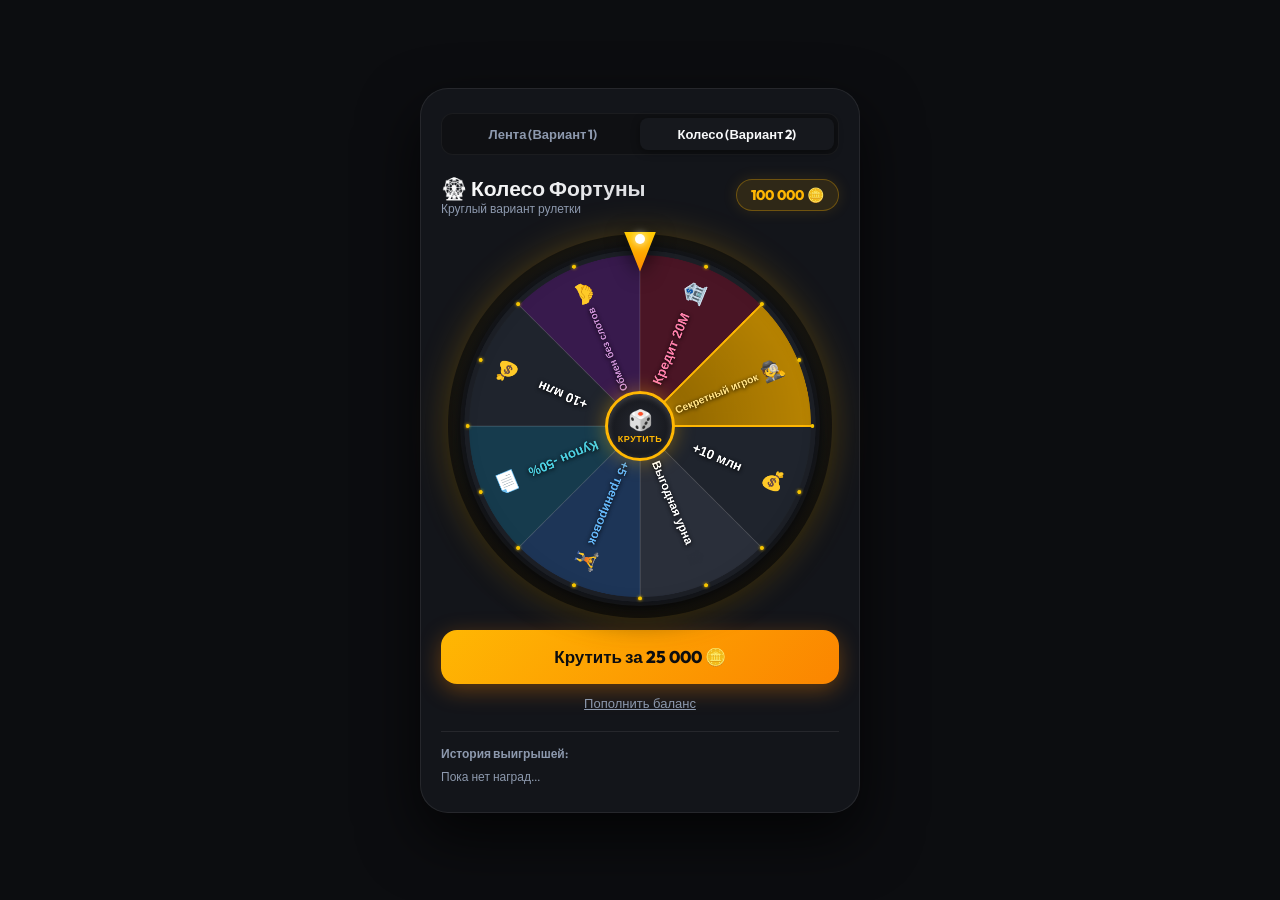
<file: web/wheel_preview.html>
<!DOCTYPE html>
<html lang="ru">
<head>
  <meta charset="UTF-8" />
  <meta name="viewport" content="width=device-width, initial-scale=1.0" />
  <title>Колесо Фортуны — Preview (Вариант 2)</title>
  <link rel="preconnect" href="https://fonts.googleapis.com">
  <link rel="preconnect" href="https://fonts.gstatic.com" crossorigin>
  <link href="https://fonts.googleapis.com/css2?family=Outfit:wght@400;600;700;800;900&display=swap" rel="stylesheet">
  <style>
    :root {
      --bg-main: #0c0d10;
      --bg-card: #16181d;
      --accent-gold: #ffb703;
      --accent-orange: #fb8500;
      --text-main: #f8f9fa;
      --text-muted: #8d99ae;
      --wheel-size: 360px;
    }

    * {
      box-sizing: border-box;
      margin: 0;
      padding: 0;
      user-select: none;
      -webkit-tap-highlight-color: transparent;
    }

    body {
      font-family: 'Outfit', -apple-system, BlinkMacSystemFont, sans-serif;
      background: var(--bg-main);
      color: var(--text-main);
      min-height: 100vh;
      display: flex;
      flex-direction: column;
      align-items: center;
      justify-content: center;
      padding: 16px;
      overflow-x: hidden;
    }

    /* Container */
    .app-container {
      width: 100%;
      max-width: 440px;
      background: rgba(22, 24, 29, 0.85);
      backdrop-filter: blur(20px);
      border: 1px solid rgba(255, 255, 255, 0.08);
      border-radius: 28px;
      padding: 24px 20px;
      box-shadow: 0 25px 60px rgba(0, 0, 0, 0.7);
      display: flex;
      flex-direction: column;
      align-items: center;
      position: relative;
    }

    /* Nav toggle between styles */
    .nav-tabs {
      display: flex;
      background: #0f1013;
      border-radius: 12px;
      padding: 4px;
      margin-bottom: 20px;
      width: 100%;
      border: 1px solid rgba(255, 255, 255, 0.05);
    }

    .nav-tab {
      flex: 1;
      text-align: center;
      padding: 8px 12px;
      font-size: 13px;
      font-weight: 700;
      color: var(--text-muted);
      text-decoration: none;
      border-radius: 8px;
      transition: all 0.2s;
    }

    .nav-tab.active {
      background: var(--bg-card);
      color: var(--text-main);
      box-shadow: 0 2px 8px rgba(0,0,0,0.4);
    }

    /* Header */
    .header {
      width: 100%;
      display: flex;
      justify-content: space-between;
      align-items: center;
      margin-bottom: 20px;
    }

    .title-group h1 {
      font-size: 21px;
      font-weight: 800;
      background: linear-gradient(135deg, #ffffff, #dcdde1);
      -webkit-background-clip: text;
      -webkit-text-fill-color: transparent;
    }

    .title-group p {
      font-size: 12px;
      color: var(--text-muted);
    }

    .balance-badge {
      background: rgba(255, 183, 3, 0.12);
      border: 1px solid rgba(255, 183, 3, 0.3);
      border-radius: 20px;
      padding: 6px 14px;
      font-weight: 800;
      font-size: 14px;
      color: var(--accent-gold);
      box-shadow: 0 0 15px rgba(255, 183, 3, 0.12);
    }

    /* Wheel Stage */
    .wheel-stage {
      position: relative;
      width: var(--wheel-size);
      height: var(--wheel-size);
      margin: 10px 0 24px;
      display: flex;
      align-items: center;
      justify-content: center;
    }

    /* Glowing Outer Ring */
    .wheel-outer-ring {
      position: absolute;
      inset: -12px;
      border-radius: 50%;
      background: radial-gradient(circle, transparent 65%, rgba(255, 183, 3, 0.2) 80%, rgba(251, 133, 0, 0.3) 100%);
      box-shadow: 0 0 35px rgba(255, 183, 3, 0.25), inset 0 0 25px rgba(0, 0, 0, 0.8);
      pointer-events: none;
      z-index: 1;
    }

    /* Ticker Pointer on Top */
    .pointer-wrap {
      position: absolute;
      top: -14px;
      left: 50%;
      transform: translateX(-50%);
      z-index: 20;
      filter: drop-shadow(0 4px 10px rgba(0, 0, 0, 0.7));
    }

    .pointer-arrow {
      width: 32px;
      height: 40px;
      background: linear-gradient(180deg, #ffcc00, #ff8800);
      clip-path: polygon(50% 100%, 0 0, 100% 0);
      transform-origin: 50% 10%;
      transition: transform 0.08s ease-out;
    }

    .pointer-pin {
      position: absolute;
      top: 2px;
      left: 50%;
      transform: translateX(-50%);
      width: 10px;
      height: 10px;
      border-radius: 50%;
      background: #fff;
      box-shadow: 0 0 8px #fff;
    }

    /* Canvas Wheel */
    #wheel-canvas {
      width: var(--wheel-size);
      height: var(--wheel-size);
      border-radius: 50%;
      box-shadow: 0 10px 30px rgba(0, 0, 0, 0.8);
      transition: transform 15s cubic-bezier(0.08, 0.95, 0.15, 1);
      cursor: pointer;
    }

    /* Center Spin Hub */
    .center-hub {
      position: absolute;
      width: 70px;
      height: 70px;
      border-radius: 50%;
      background: radial-gradient(circle, #252830 0%, #111216 100%);
      border: 3px solid var(--accent-gold);
      box-shadow: 0 0 20px rgba(255, 183, 3, 0.4), inset 0 2px 6px rgba(255, 255, 255, 0.2);
      z-index: 10;
      display: flex;
      flex-direction: column;
      align-items: center;
      justify-content: center;
      cursor: pointer;
      transition: transform 0.15s, box-shadow 0.15s;
    }

    .center-hub:hover {
      transform: scale(1.05);
      box-shadow: 0 0 30px rgba(255, 183, 3, 0.7);
    }

    .center-hub:active {
      transform: scale(0.96);
    }

    .center-hub .hub-icon {
      font-size: 20px;
    }

    .center-hub .hub-text {
      font-size: 9px;
      font-weight: 800;
      letter-spacing: 0.5px;
      color: var(--accent-gold);
      text-transform: uppercase;
      margin-top: 1px;
    }

    /* Controls */
    .controls {
      width: 100%;
      display: flex;
      flex-direction: column;
      gap: 12px;
    }

    .btn-spin {
      width: 100%;
      height: 54px;
      border: none;
      border-radius: 16px;
      background: linear-gradient(135deg, var(--accent-gold), var(--accent-orange));
      color: #0c0d10;
      font-family: inherit;
      font-size: 17px;
      font-weight: 800;
      cursor: pointer;
      box-shadow: 0 6px 22px rgba(251, 133, 0, 0.35);
      transition: transform 0.15s, box-shadow 0.15s, opacity 0.2s;
      display: flex;
      align-items: center;
      justify-content: center;
      gap: 8px;
    }

    .btn-spin:hover:not(:disabled) {
      transform: translateY(-2px);
      box-shadow: 0 8px 28px rgba(251, 133, 0, 0.5);
    }

    .btn-spin:active:not(:disabled) {
      transform: translateY(1px);
    }

    .btn-spin:disabled {
      opacity: 0.5;
      cursor: not-allowed;
      box-shadow: none;
    }

    .reset-btn {
      background: transparent;
      border: none;
      color: var(--text-muted);
      font-size: 13px;
      cursor: pointer;
      text-decoration: underline;
      align-self: center;
    }

    /* History Log */
    .history-section {
      width: 100%;
      margin-top: 20px;
      border-top: 1px solid rgba(255, 255, 255, 0.08);
      padding-top: 14px;
    }

    .history-title {
      font-size: 12px;
      color: var(--text-muted);
      margin-bottom: 8px;
      font-weight: 600;
    }

    .history-list {
      display: flex;
      gap: 8px;
      overflow-x: auto;
      padding-bottom: 4px;
    }

    .history-item {
      padding: 6px 10px;
      background: rgba(255, 255, 255, 0.04);
      border-radius: 8px;
      font-size: 12px;
      white-space: nowrap;
      display: flex;
      align-items: center;
      gap: 5px;
      border: 1px solid rgba(255, 255, 255, 0.05);
    }

    /* Winner Modal */
    .modal-overlay {
      position: fixed;
      inset: 0;
      background: rgba(0, 0, 0, 0.85);
      backdrop-filter: blur(10px);
      display: flex;
      align-items: center;
      justify-content: center;
      z-index: 100;
      opacity: 0;
      pointer-events: none;
      transition: opacity 0.3s ease;
    }

    .modal-overlay.active {
      opacity: 1;
      pointer-events: auto;
    }

    .winner-card {
      background: var(--bg-card);
      border: 2px solid var(--accent-gold);
      border-radius: 24px;
      padding: 32px 24px;
      width: 90%;
      max-width: 330px;
      text-align: center;
      box-shadow: 0 0 50px rgba(255, 183, 3, 0.4);
      transform: scale(0.8);
      transition: transform 0.3s cubic-bezier(0.175, 0.885, 0.32, 1.275);
    }

    .modal-overlay.active .winner-card {
      transform: scale(1);
    }

    .winner-subtitle {
      color: var(--accent-gold);
      font-size: 13px;
      font-weight: 800;
      text-transform: uppercase;
      letter-spacing: 1px;
      margin-bottom: 8px;
    }

    .winner-icon {
      font-size: 64px;
      margin: 10px 0;
      animation: bounce 1s ease infinite alternate;
    }

    @keyframes bounce {
      from { transform: translateY(0); }
      to { transform: translateY(-8px); }
    }

    .winner-title {
      font-size: 20px;
      font-weight: 800;
      margin-bottom: 20px;
    }

    .btn-claim {
      width: 100%;
      padding: 13px;
      background: var(--accent-gold);
      color: #0c0d10;
      border: none;
      border-radius: 12px;
      font-weight: 800;
      font-size: 15px;
      cursor: pointer;
    }

    .confirm-details {
      background: rgba(255, 255, 255, 0.05);
      border: 1px solid rgba(255, 255, 255, 0.08);
      border-radius: 16px;
      padding: 14px 16px;
      margin-bottom: 20px;
      text-align: left;
    }

    .confirm-price-row {
      display: flex;
      justify-content: space-between;
      align-items: center;
      padding-bottom: 8px;
      margin-bottom: 8px;
      border-bottom: 1px solid rgba(255, 255, 255, 0.08);
    }

    .confirm-price-row .val {
      color: var(--accent-gold);
      font-weight: 800;
      font-size: 16px;
    }

    .confirm-rules {
      display: flex;
      flex-direction: column;
      gap: 6px;
      font-size: 12.5px;
      color: #d1d5db;
    }

    .confirm-rules .warn {
      color: #ff9e00;
      font-weight: 700;
    }

    .btn-cancel {
      width: 100%;
      padding: 11px;
      background: transparent;
      color: var(--text-muted);
      border: 1px solid rgba(255, 255, 255, 0.12);
      border-radius: 12px;
      font-weight: 700;
      font-size: 14px;
      cursor: pointer;
      margin-top: 10px;
    }

    .btn-cancel:hover {
      background: rgba(255, 255, 255, 0.05);
      color: #fff;
    }
  </style>
</head>
<body>

  <div class="app-container">
    <!-- Style Switcher -->
    <div class="nav-tabs">
      <a href="roulette_preview.html" class="nav-tab">Лента (Вариант 1)</a>
      <a href="wheel_preview.html" class="nav-tab active">Колесо (Вариант 2)</a>
    </div>

    <div class="header">
      <div class="title-group">
        <h1>🎡 Колесо Фортуны</h1>
        <p>Круглый вариант рулетки</p>
      </div>
      <div class="balance-badge" id="balance-badge">
        <span>100 000</span> 🪙
      </div>
    </div>

    <!-- Wheel Assembly -->
    <div class="wheel-stage">
      <div class="wheel-outer-ring"></div>
      
      <!-- Top Pointer -->
      <div class="pointer-wrap">
        <div class="pointer-arrow" id="pointer-arrow"></div>
        <div class="pointer-pin"></div>
      </div>

      <!-- Canvas Wheel -->
      <canvas id="wheel-canvas" width="760" height="760"></canvas>

      <!-- Center Hub / Button -->
      <div class="center-hub" id="center-hub" title="Нажмите, чтобы крутить">
        <span class="hub-icon">🎲</span>
        <span class="hub-text">КРУТИТЬ</span>
      </div>
    </div>

    <!-- Controls -->
    <div class="controls">
      <button class="btn-spin" id="spin-btn">
        Крутить за 25 000 🪙
      </button>
      <button class="reset-btn" id="reset-balance-btn">Пополнить баланс</button>
    </div>

    <!-- History -->
    <div class="history-section">
      <div class="history-title">История выигрышей:</div>
      <div class="history-list" id="history-list">
        <span style="color: var(--text-muted); font-size: 12px;">Пока нет наград...</span>
      </div>
    </div>
  </div>

  <!-- Confirmation Modal -->
  <div class="modal-overlay" id="confirm-modal">
    <div class="winner-card">
      <div class="winner-subtitle">🎰 Подтверждение покупки</div>
      <div class="winner-icon" style="font-size: 54px; animation: none;">🎟️</div>
      <div class="winner-title" style="margin-bottom: 12px;">Купить билет в рулетку?</div>
      <div class="confirm-details">
        <div class="confirm-price-row">
          <span style="color: var(--text-muted); font-size: 13px;">Стоимость:</span>
          <span class="val">25 000 🪙</span>
        </div>
        <div class="confirm-rules">
          <div class="warn">⚠️ Лимит: строго 1 билет за сезон!</div>
          <div>🎲 Призы: любая награда из списка или секретная.</div>
          <div>🔒 Повторный прокрут в сезоне недоступен.</div>
        </div>
      </div>
      <button class="btn-claim" id="btn-confirm-spin">Купить и крутить</button>
      <button class="btn-cancel" id="btn-cancel-spin">Отмена</button>
    </div>
  </div>

  <!-- Winner Modal -->
  <div class="modal-overlay" id="modal">
    <div class="winner-card">
      <div class="winner-subtitle">🎉 Сектор Приз!</div>
      <div class="winner-icon" id="modal-icon">🎁</div>
      <div class="winner-title" id="modal-title">Приз</div>
      <button class="btn-claim" id="modal-claim-btn">Забрать награду</button>
    </div>
  </div>

  <canvas id="confetti-canvas" style="position:fixed; inset:0; pointer-events:none; z-index:99;"></canvas>

  <script>
    // --- 8 СЕКТОРОВ КОЛЕСА ---
    const SECTORS = [
      { id: 'money_1', name: '+10 млн', icon: '💰', color: '#1f242d', textColor: '#ffffff', weight: 20 },
      { id: 'urna', name: 'Выгодная урна', icon: '🗑', color: '#2a2f3a', textColor: '#ffffff', weight: 25 },
      { id: 'train', name: '+5 тренировок', icon: '🏋️', color: '#1d3557', textColor: '#64b5f6', weight: 18 },
      { id: 'coupon', name: 'Купон -50%', icon: '📄', color: '#163b4d', textColor: '#4dd0e1', weight: 15 },
      { id: 'money_2', name: '+10 млн', icon: '💰', color: '#1f242d', textColor: '#ffffff', weight: 15 },
      { id: 'exchange', name: 'Обмен без слотов', icon: '🤝', color: '#381a4d', textColor: '#ce93d8', weight: 5 },
      { id: 'credit', name: 'Кредит 20M', icon: '🏦', color: '#4a1525', textColor: '#ff80ab', weight: 3 },
      { id: 'secret', name: 'Секретный игрок', icon: '🕵️', color: '#805b00', textColor: '#ffe082', isLegendary: true, weight: 0.5 }
    ];

    const NUM_SECTORS = SECTORS.length;
    const ARC = (2 * Math.PI) / NUM_SECTORS;
    const SPIN_PRICE = 25000;

    let balance = 100000;
    let isSpinning = false;
    let currentRotation = 0; // в градусах

    const canvas = document.getElementById('wheel-canvas');
    const ctx = canvas.getContext('2d');
    const spinBtn = document.getElementById('spin-btn');
    const centerHub = document.getElementById('center-hub');
    const balanceBadge = document.getElementById('balance-badge');
    const modalEl = document.getElementById('modal');
    const modalIcon = document.getElementById('modal-icon');
    const modalTitle = document.getElementById('modal-title');
    const modalClaimBtn = document.getElementById('modal-claim-btn');
    const historyList = document.getElementById('history-list');
    const resetBalanceBtn = document.getElementById('reset-balance-btn');
    const pointerArrow = document.getElementById('pointer-arrow');

    // Web Audio Synthesizer для трещотки
    const audioCtx = new (window.AudioContext || window.webkitAudioContext)();
    function playClick() {
      try {
        if (audioCtx.state === 'suspended') audioCtx.resume();
        const osc = audioCtx.createOscillator();
        const gain = audioCtx.createGain();
        osc.type = 'triangle';
        osc.frequency.setValueAtTime(1400, audioCtx.currentTime);
        osc.frequency.exponentialRampToValueAtTime(300, audioCtx.currentTime + 0.025);
        gain.gain.setValueAtTime(0.09, audioCtx.currentTime);
        gain.gain.exponentialRampToValueAtTime(0.001, audioCtx.currentTime + 0.025);
        osc.connect(gain);
        gain.connect(audioCtx.destination);
        osc.start();
        osc.stop(audioCtx.currentTime + 0.025);

        // Стрелка дергается вверх-вниз при щелчке
        pointerArrow.style.transform = 'rotate(-12deg)';
        setTimeout(() => { pointerArrow.style.transform = 'rotate(0deg)'; }, 45);
      } catch (e) {}
    }

    // Отрисовка колеса на Canvas
    function drawWheel() {
      const size = canvas.width;
      const center = size / 2;
      const radius = center - 14;

      ctx.clearRect(0, 0, size, size);

      // Отрисовка каждого сектора
      for (let i = 0; i < NUM_SECTORS; i++) {
        const sector = SECTORS[i];
        const angle = i * ARC;

        ctx.save();
        ctx.beginPath();
        ctx.moveTo(center, center);
        ctx.arc(center, center, radius, angle, angle + ARC);
        ctx.closePath();

        // Заливка сектора
        ctx.fillStyle = sector.color;
        ctx.fill();

        // Разделительная линия
        ctx.strokeStyle = sector.isLegendary ? '#ffb703' : 'rgba(255, 255, 255, 0.12)';
        ctx.lineWidth = sector.isLegendary ? 4 : 2;
        ctx.stroke();

        // Легендарное свечение
        if (sector.isLegendary) {
          ctx.save();
          ctx.clip();
          const grad = ctx.createRadialGradient(center, center, 40, center, center, radius);
          grad.addColorStop(0, 'rgba(255, 183, 3, 0.1)');
          grad.addColorStop(1, 'rgba(255, 183, 3, 0.45)');
          ctx.fillStyle = grad;
          ctx.fill();
          ctx.restore();
        }

        // Текст и иконка в секторе
        ctx.save();
        ctx.translate(center, center);
        ctx.rotate(angle + ARC / 2);

        // Иконка у самого внешнего края сектора
        ctx.font = '40px "Outfit", sans-serif';
        ctx.textAlign = 'center';
        ctx.textBaseline = 'middle';
        ctx.fillText(sector.icon, radius * 0.83, 0);

        // Название награды: значительно крупнее, экстра-жирный (800) и четкий с тенью
        let fontSize = 28;
        ctx.font = `800 ${fontSize}px "Outfit", sans-serif`;
        const maxTextWidth = radius * 0.52; // Безопасное пространство (~190px)
        while (ctx.measureText(sector.name).width > maxTextWidth && fontSize > 21) {
          fontSize -= 1;
          ctx.font = `800 ${fontSize}px "Outfit", sans-serif`;
        }

        ctx.fillStyle = sector.textColor;
        ctx.shadowColor = 'rgba(0, 0, 0, 0.95)';
        ctx.shadowBlur = 8;
        ctx.shadowOffsetX = 0;
        ctx.shadowOffsetY = 2;
        // Центрируем название ровно посередине свободной зоны между центром и иконкой
        ctx.fillText(sector.name, radius * 0.48, 0);

        ctx.restore();
        ctx.restore();
      }

      // Внешний обод с декоративными заклепками/пинами
      ctx.beginPath();
      ctx.arc(center, center, radius, 0, 2 * Math.PI);
      ctx.lineWidth = 10;
      ctx.strokeStyle = '#1d2027';
      ctx.stroke();

      // Пины по краям
      for (let i = 0; i < NUM_SECTORS * 2; i++) {
        const pinAngle = i * (Math.PI / NUM_SECTORS);
        const px = center + (radius - 2) * Math.cos(pinAngle);
        const py = center + (radius - 2) * Math.sin(pinAngle);

        ctx.beginPath();
        ctx.arc(px, py, 4, 0, 2 * Math.PI);
        ctx.fillStyle = '#ffcc00';
        ctx.fill();
        ctx.shadowColor = '#ffcc00';
        ctx.shadowBlur = 6;
      }
    }

    function updateBalanceUI() {
      balanceBadge.innerHTML = `<span>${balance.toLocaleString('ru-RU')}</span> 🪙`;
      spinBtn.disabled = isSpinning || balance < SPIN_PRICE;
    }

    // Выбор победителя по дроп-рейтам
    function pickWinner() {
      const total = SECTORS.reduce((sum, s) => sum + s.weight, 0);
      let rand = Math.random() * total;
      for (let i = 0; i < SECTORS.length; i++) {
        if (rand < SECTORS[i].weight) return i;
        rand -= SECTORS[i].weight;
      }
      return 0;
    }

    // Запуск вращения колеса
    function spinWheel() {
      if (isSpinning || balance < SPIN_PRICE) return;

      balance -= SPIN_PRICE;
      isSpinning = true;
      updateBalanceUI();

      const winIndex = pickWinner();
      const winningSector = SECTORS[winIndex];

      // Угол сектора в градусах (360 / 8 = 45 deg)
      const degPerSector = 360 / NUM_SECTORS;
      
      // Стрелка указывает на самый верх (270 градусов относительно центра Canvas)
      // Центр сектора i находится в: (i * 45) + 22.5 градусов
      const sectorCenterDeg = (winIndex * degPerSector) + (degPerSector / 2);

      // Рассчитываем итоговый поворот: 18 полных оборотов (быстрый старт) + доворот так, чтобы нужный сектор встал ровно под стрелку (270°)
      const extraSpins = 360 * 18; // 18 полных кругов для захватывающего 15-секундного спина
      const jitter = (Math.random() * 20) - 10; // небольшая естественная случайность (+-10°)
      
      // Чтобы сектор i оказался под стрелкой вверху (270°), колесо должно повернуться на:
      const targetSectorAngle = 270 - sectorCenterDeg;
      
      // Корректируем относительно текущего угла
      const currentModulo = currentRotation % 360;
      let diff = targetSectorAngle - currentModulo;
      if (diff < 0) diff += 360;

      const finalRotation = currentRotation + extraSpins + diff + jitter;

      // Запуск трещотки по времени (15 секунд плавного замедления)
      const spinDuration = 15000;
      const startTime = performance.now();
      
      const hubText = centerHub.querySelector('.hub-text');
      if (hubText) hubText.textContent = 'ЖДЕМ...';
      
      function soundLoop(now) {
        const elapsed = now - startTime;
        if (elapsed < spinDuration) {
          const progress = elapsed / spinDuration;
          // Экспоненциальное замедление звука трещотки:
          // в начале частые щелчки (каждые 30-40мс), в конце — долгие напряженные щелчки (до 750мс)
          const delay = 35 + Math.pow(progress, 3.2) * 750;
          playClick();
          setTimeout(() => requestAnimationFrame(soundLoop), delay);
        }
      }
      requestAnimationFrame(soundLoop);

      // CSS transition rotation (15 секунд)
      canvas.style.transform = `rotate(${finalRotation}deg)`;
      currentRotation = finalRotation;

      // Конец анимации через 15.3 секунды
      setTimeout(() => {
        isSpinning = false;
        if (hubText) hubText.textContent = 'КРУТИТЬ';
        showWin(winningSector);
        addHistory(winningSector);
        updateBalanceUI();
      }, spinDuration + 300);
    }

    function showWin(sector) {
      modalIcon.textContent = sector.icon;
      modalTitle.textContent = sector.name;
      modalEl.classList.add('active');
      triggerConfetti();
    }

    function addHistory(sector) {
      if (historyList.querySelector('span')) {
        historyList.innerHTML = '';
      }
      const itemEl = document.createElement('div');
      itemEl.className = 'history-item';
      itemEl.innerHTML = `<span>${sector.icon}</span> <b>${sector.name}</b>`;
      historyList.prepend(itemEl);
    }

    // Конфетти
    function triggerConfetti() {
      const c = document.getElementById('confetti-canvas');
      const cx = c.getContext('2d');
      c.width = window.innerWidth;
      c.height = window.innerHeight;

      const particles = [];
      const colors = ['#ffb703', '#fb8500', '#64b5f6', '#ce93d8', '#ffffff'];

      for (let i = 0; i < 90; i++) {
        particles.push({
          x: c.width / 2,
          y: c.height / 2,
          vx: (Math.random() - 0.5) * 16,
          vy: (Math.random() - 0.8) * 16,
          size: Math.random() * 8 + 4,
          color: colors[Math.floor(Math.random() * colors.length)],
          alpha: 1,
          decay: Math.random() * 0.02 + 0.015
        });
      }

      function anim() {
        cx.clearRect(0, 0, c.width, c.height);
        let alive = false;
        particles.forEach(p => {
          if (p.alpha > 0) {
            alive = true;
            p.x += p.vx;
            p.y += p.vy;
            p.vy += 0.28;
            p.alpha -= p.decay;
            cx.fillStyle = p.color;
            cx.globalAlpha = Math.max(0, p.alpha);
            cx.beginPath();
            cx.arc(p.x, p.y, p.size, 0, Math.PI * 2);
            cx.fill();
          }
        });
        if (alive) requestAnimationFrame(anim);
      }
      anim();
    }

    const confirmModalEl = document.getElementById('confirm-modal');
    const btnConfirmSpin = document.getElementById('btn-confirm-spin');
    const btnCancelSpin = document.getElementById('btn-cancel-spin');

    function openConfirmSpin() {
      if (isSpinning) return;
      if (balance < SPIN_PRICE) {
        alert('Недостаточно монет для покупки билета!');
        return;
      }
      confirmModalEl.classList.add('active');
    }

    function closeConfirmSpin() {
      confirmModalEl.classList.remove('active');
    }

    // Listeners
    spinBtn.addEventListener('click', openConfirmSpin);
    centerHub.addEventListener('click', openConfirmSpin);
    btnConfirmSpin.addEventListener('click', () => {
      closeConfirmSpin();
      spinWheel();
    });
    btnCancelSpin.addEventListener('click', closeConfirmSpin);
    confirmModalEl.addEventListener('click', (e) => {
      if (e.target === confirmModalEl) closeConfirmSpin();
    });
    modalClaimBtn.addEventListener('click', () => modalEl.classList.remove('active'));
    resetBalanceBtn.addEventListener('click', () => {
      balance = 100000;
      updateBalanceUI();
    });

    // Инициализация
    drawWheel();
    updateBalanceUI();
  </script>
</body>
</html>
</file>
